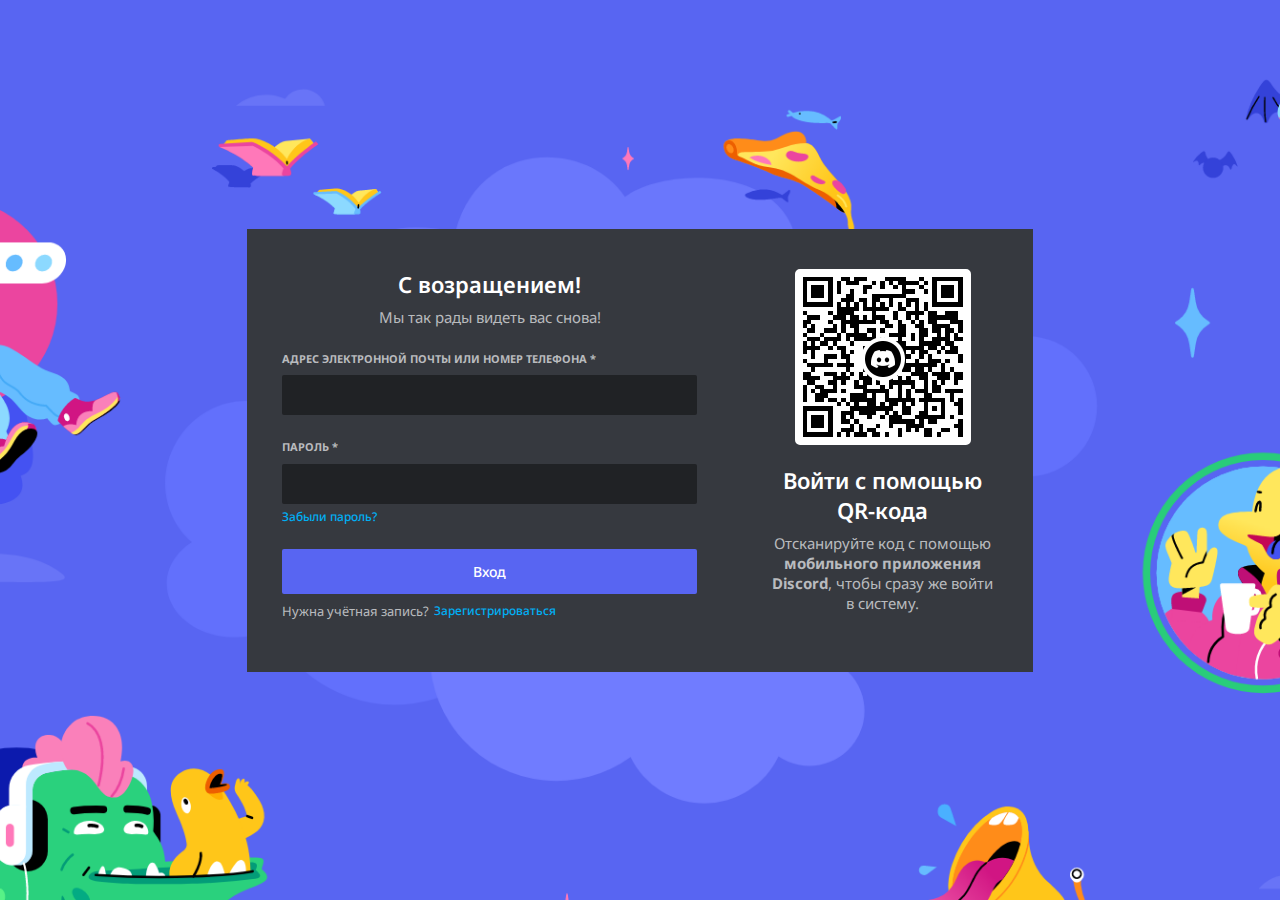
<file: Discord/Login__discord/index.html>
<!DOCTYPE html>
<html lang="en">
<head>
    <meta charset="UTF-8">
    <meta http-equiv="X-UA-Compatible" content="IE=edge">
    <meta name="viewport" content="width=device-width, initial-scale=1.0">
    <link rel="stylesheet" href="style.css">
    <link href='https://unpkg.com/boxicons@2.1.4/css/boxicons.min.css' rel='stylesheet'>
    <link rel="stylesheet" href="https://unicons.iconscout.com/release/v4.0.0/css/line.css">
    <title>Document</title>
</head>
<body>
    <main>
        <div class="discord__login">
            <div class="Login">
                <div class="block__login">
                    <div class="glav__tex">
                        <h1 class="Login__glav__text">С возращением!</h1>
                        <p>Мы так рады видеть вас снова!</p>
                    </div>
                    <form action="#">
                        <div class="input__block">
                            <p class="info__input">АДРЕС ЭЛЕКТРОННОЙ ПОЧТЫ ИЛИ НОМЕР ТЕЛЕФОНА *</p>
                            <input class="login__input" type="text">
                    </div>
                        <div class="input__block">
                            <p class="info__input">ПАРОЛЬ *</p>
                            <input class="login__input" type="password">
                            <br>
                            <a href="#" class="help">Забыли пароль?</a>
                    </div>
                    <a class="Vhod" href="Main__discord/index.html">Вход</a>
                    <div class="help__reg">
                        <p class="info__reg">Нужна учётная запись?</p> <a href="#" class="help">Зарегистрироваться</a>
                </div>
                    </form>
            </div>
            <div class="QR__block">
                <div class="QR__item">
                    <img class="QR" src="img/qrimg.png" alt="">
                    <img class="dc" src="img/dc.png" alt="">
                </div>
                <div class="QR__text">
                    <h2 class="glav__text__QR">Войти с помощью QR-кода</h2>
                    <p class="QR__info">Отсканируйте код с помощью <b>мобильного приложения Discord</b>, чтобы сразу же войти в систему.</p>
            </div>
            </div>
            </div>
        </div>
    </main>
    <script src="main.js"></script>
</body>
</html>
</file>
<file: Discord/Login__discord/style.css>
@import url('https://fonts.googleapis.com/css2?family=Noto+Sans:wght@100;200;300;400;500;600;700;800;900&display=swap');

*{
    margin: 0; padding: 0; box-sizing: border-box;
}
:root{
    --block--color: #36393F;
    --text--color-1: #00AFF4;
    --text--color-2: #5865F2;
    --hover: #4752C4;
    --active: #3C45A5;
    --text--color-3: #DCDDDE;
    --text--color-4: #A3A6AA;
    --text--color-5: #B9BBBE;
    --text--color-6: #ED4245;
    --text--color-7: #fff;
    --input--bc: #202225;

    /* ===== COLOR ===== */

    /* ==== FONT ==== */
    --font--1: 400 15px 'Noto Sans';
    --font--2: 600 22px 'Noto Sans';
    --font--3: 700 11px 'Noto Sans';
    --font--4: 500 14px 'Noto Sans';
}
body{
    background: url(img/Screenshot_5.png) no-repeat center / cover;
    height: 100vh;
}
main{
    height: 100vh;
    display: flex;
    justify-content: center;
    align-items: center;
}
main .discord__login{
    padding: 40px 0;
    width: 786px;
    height: 443px;
    background: var(--block--color);
}
main .discord__login .Login{
    display: flex;
    justify-content: space-around;
}
main .discord__login .Login .block__login{
    width: 415px;
}
main .discord__login .Login .block__login .glav__tex{
    text-align: center;
}
main .discord__login .Login .block__login .glav__tex .Login__glav__text{
    font: var(--font--2);
    color: var(--text--color-7);
}
main .discord__login .Login .block__login .glav__tex p{
    margin-top: .5rem;
    font: var(--font--1);
    color: var(--text--color-5);
}

main .discord__login .Login .block__login form .input__block{
    margin-top: 1.5rem;
}
main .discord__login .Login .block__login form .input__block .info__input{
    color: var(--text--color-5);
    font: var(--font--3);
}
main .discord__login .Login .block__login form .input__block .login__input{
    margin-top: .6rem;
    color: var(--text--color-3);
    width: 100%;
    height: 40px;
    border: none;
    font: var(--font--4);
    padding-left: 10px;
    outline: none;
    border-radius: 2px;
    background: var(--input--bc);
}
main .discord__login .Login .block__login  .help{
    text-decoration: none;
    font: 500 12px 'Noto Sans';
    display: inline-block;
    color: var(--text--color-1);
}
main .discord__login .Login .block__login .input__block .help{
    margin-top: .3rem;
}
main .discord__login .Login .block__login  .help:hover{
    text-decoration: underline;
}
main .discord__login .Login .block__login .Vhod{
    text-decoration: none;
    cursor: pointer;
    margin-top: 1.5rem;
    display: block;
    color: var(--text--color-7);
    font: var(--font--4);
    padding: 13px 0;
    text-align: center;
    border-radius: 2px;
    background: var(--text--color-2);
    width: 100%;
}
main .discord__login .Login .block__login .Vhod:hover{
    background: var(--hover);
}
main .discord__login .Login .block__login .Vhod:active{
    background: var(--active);
}
main .discord__login .Login .block__login .help__reg{
    margin-top: .5rem;
    display: flex;
    grid-gap: 5px;
}
main .discord__login .Login .block__login .help__reg .info__reg{
    font: 13px 'Noto Sans';
    color: var(--text--color-5);
}
.QR__block{
    text-align: center;
    width: 230px;
}
.QR__block .QR__item{
    position: relative;
    width: 180px;
    margin: auto;
}
.QR__block .QR__item .QR{
    border-radius: 5px;
    border: solid 8px #fff;
}
.QR__block .QR__item .dc{
    position: absolute;
    left: 50%;
    width: 50px;
    top: 50%;
    translate: -50% -50%;
}
.QR__block .QR__text{
    margin-top: 1rem;
}
.QR__block .QR__text .glav__text__QR{
    font: var(--font--2);
    color: #fff;
}
.QR__block .QR__text .QR__info{
    margin-top: .5rem;
    font: var(--font--1);
    color: var(--text--color-5);
}
</file>
